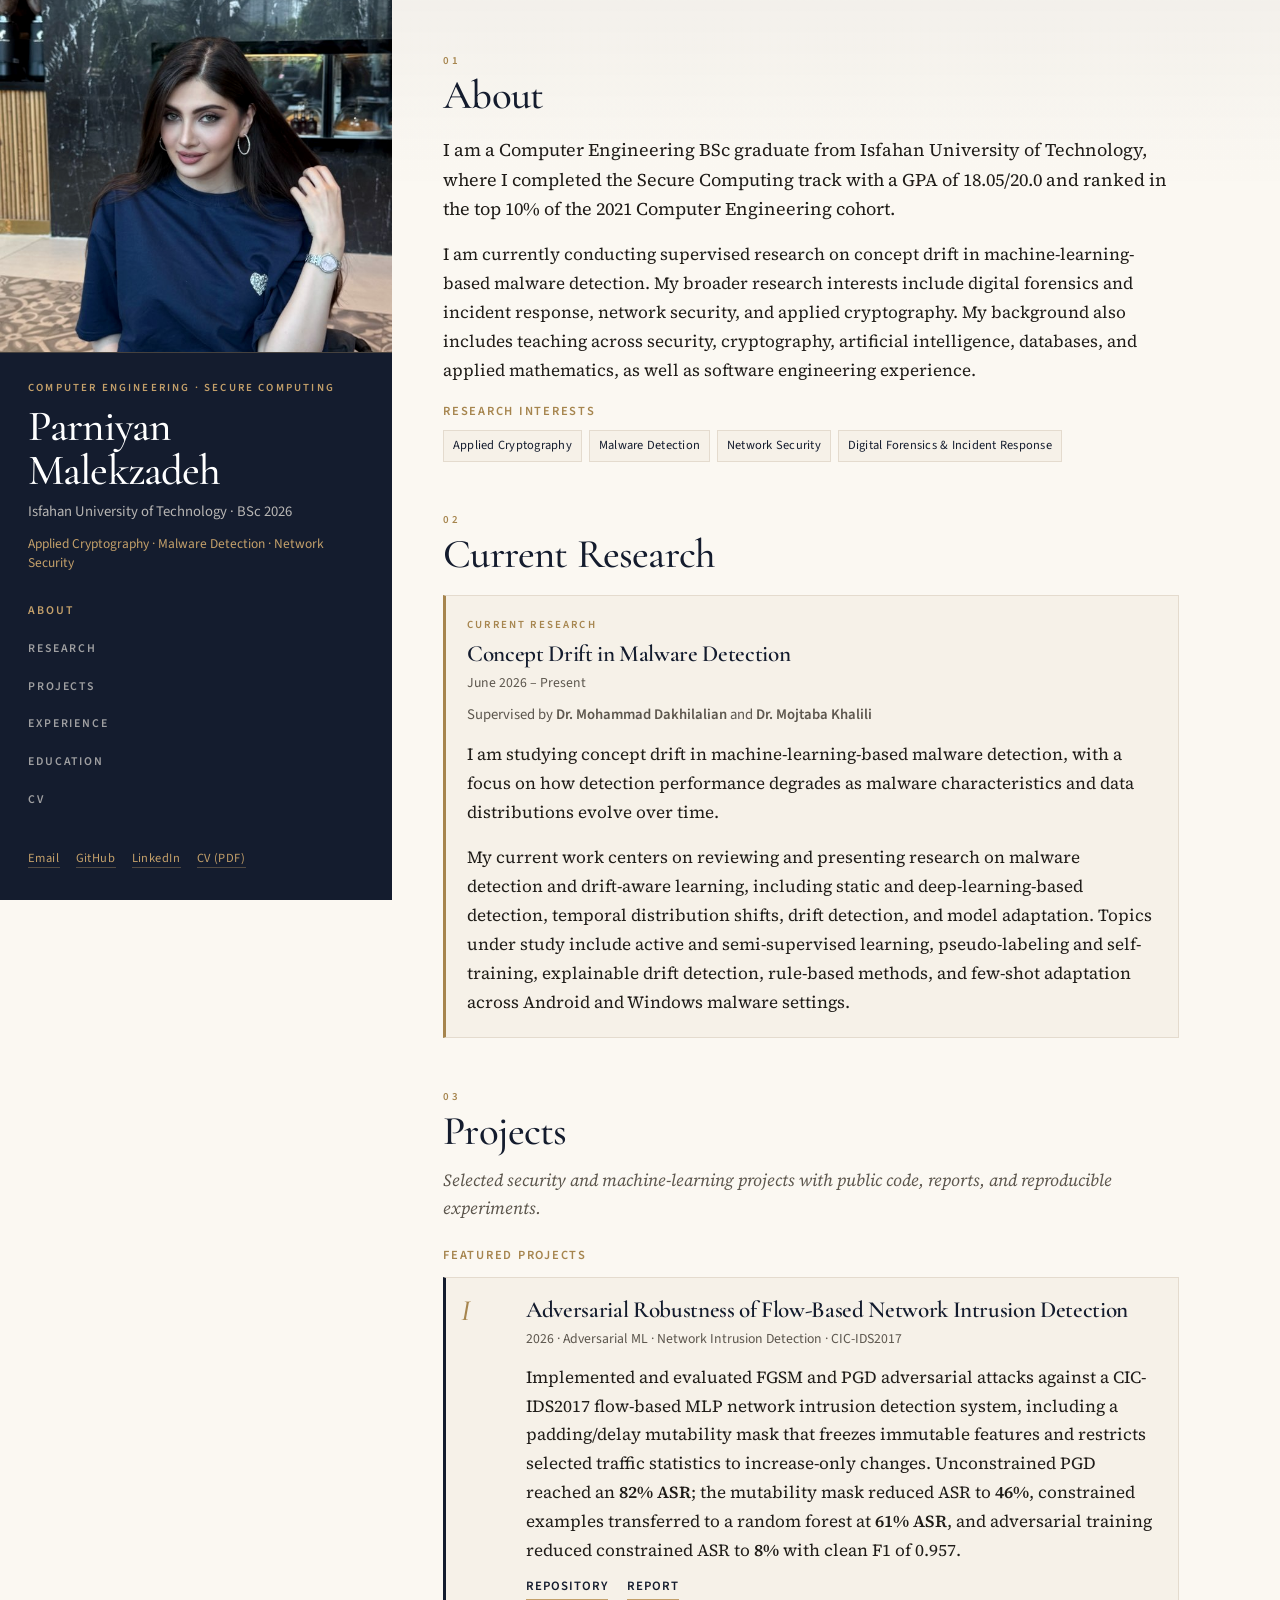
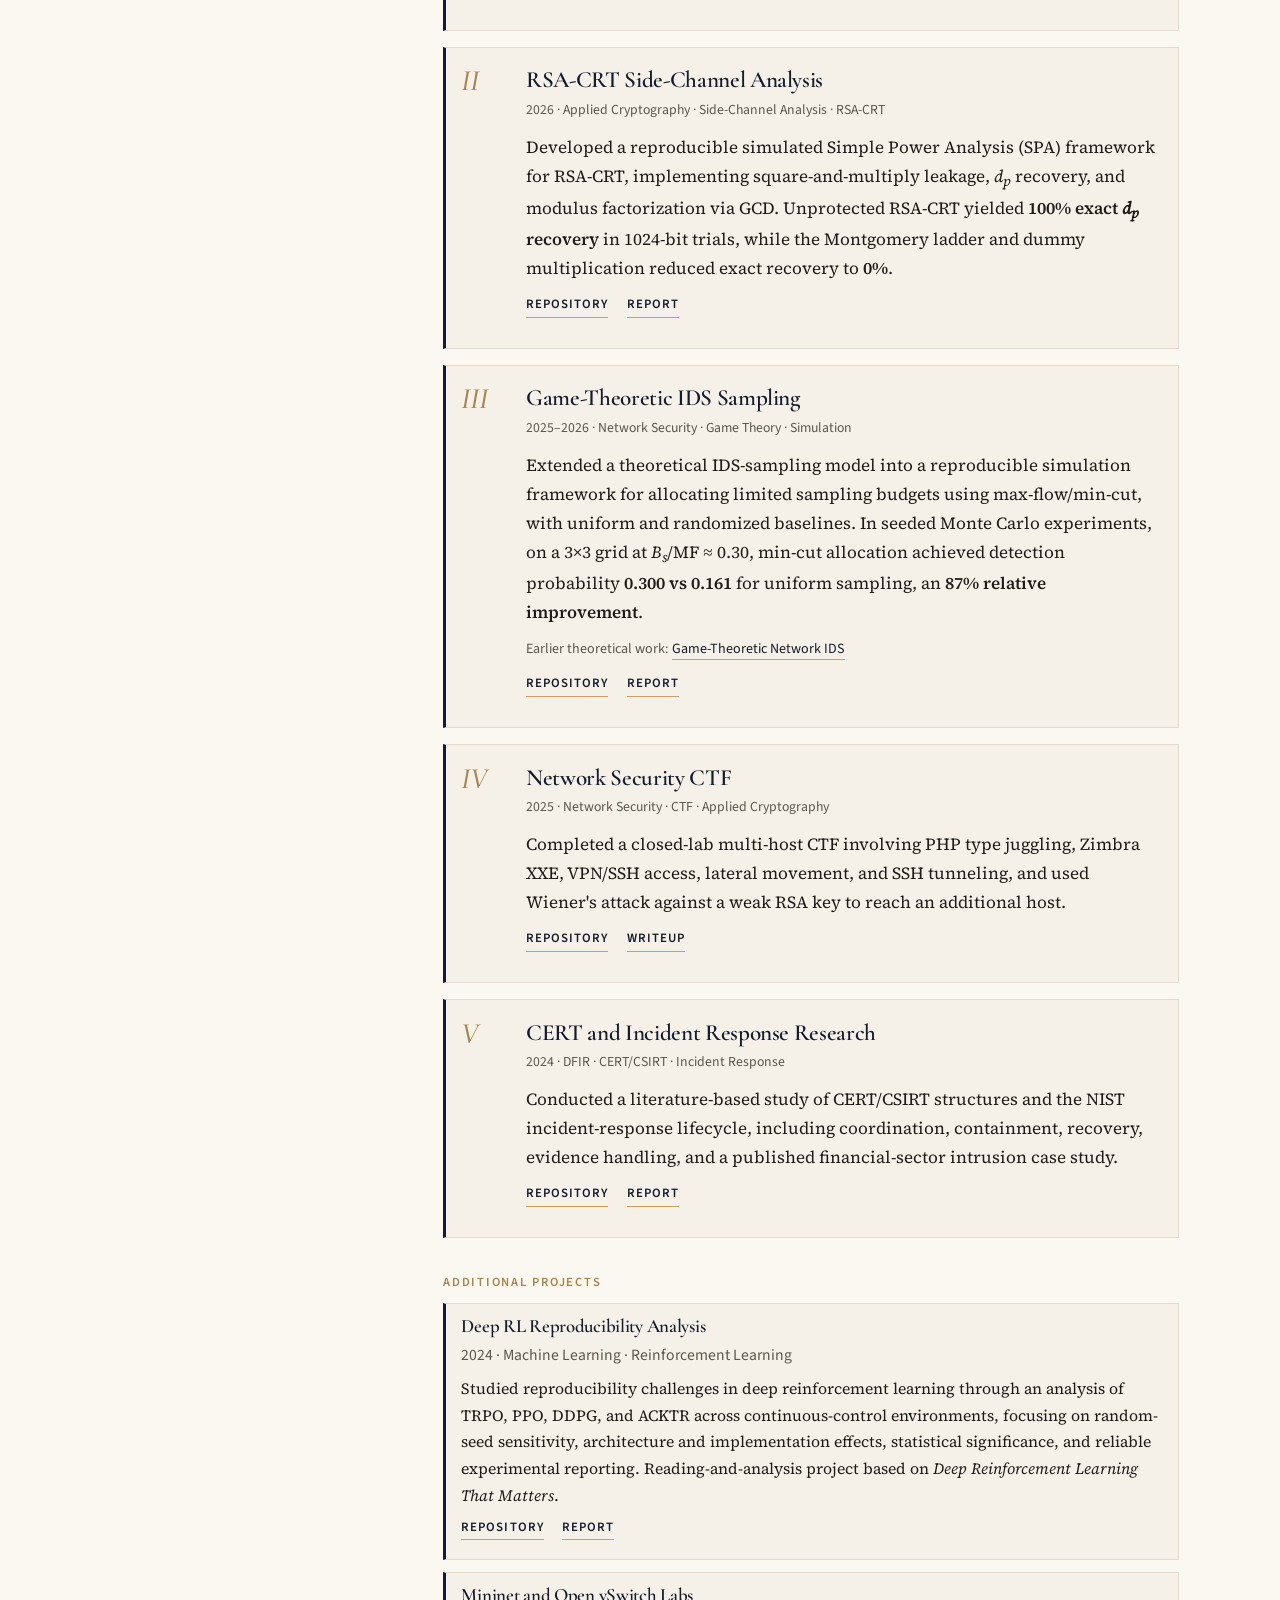
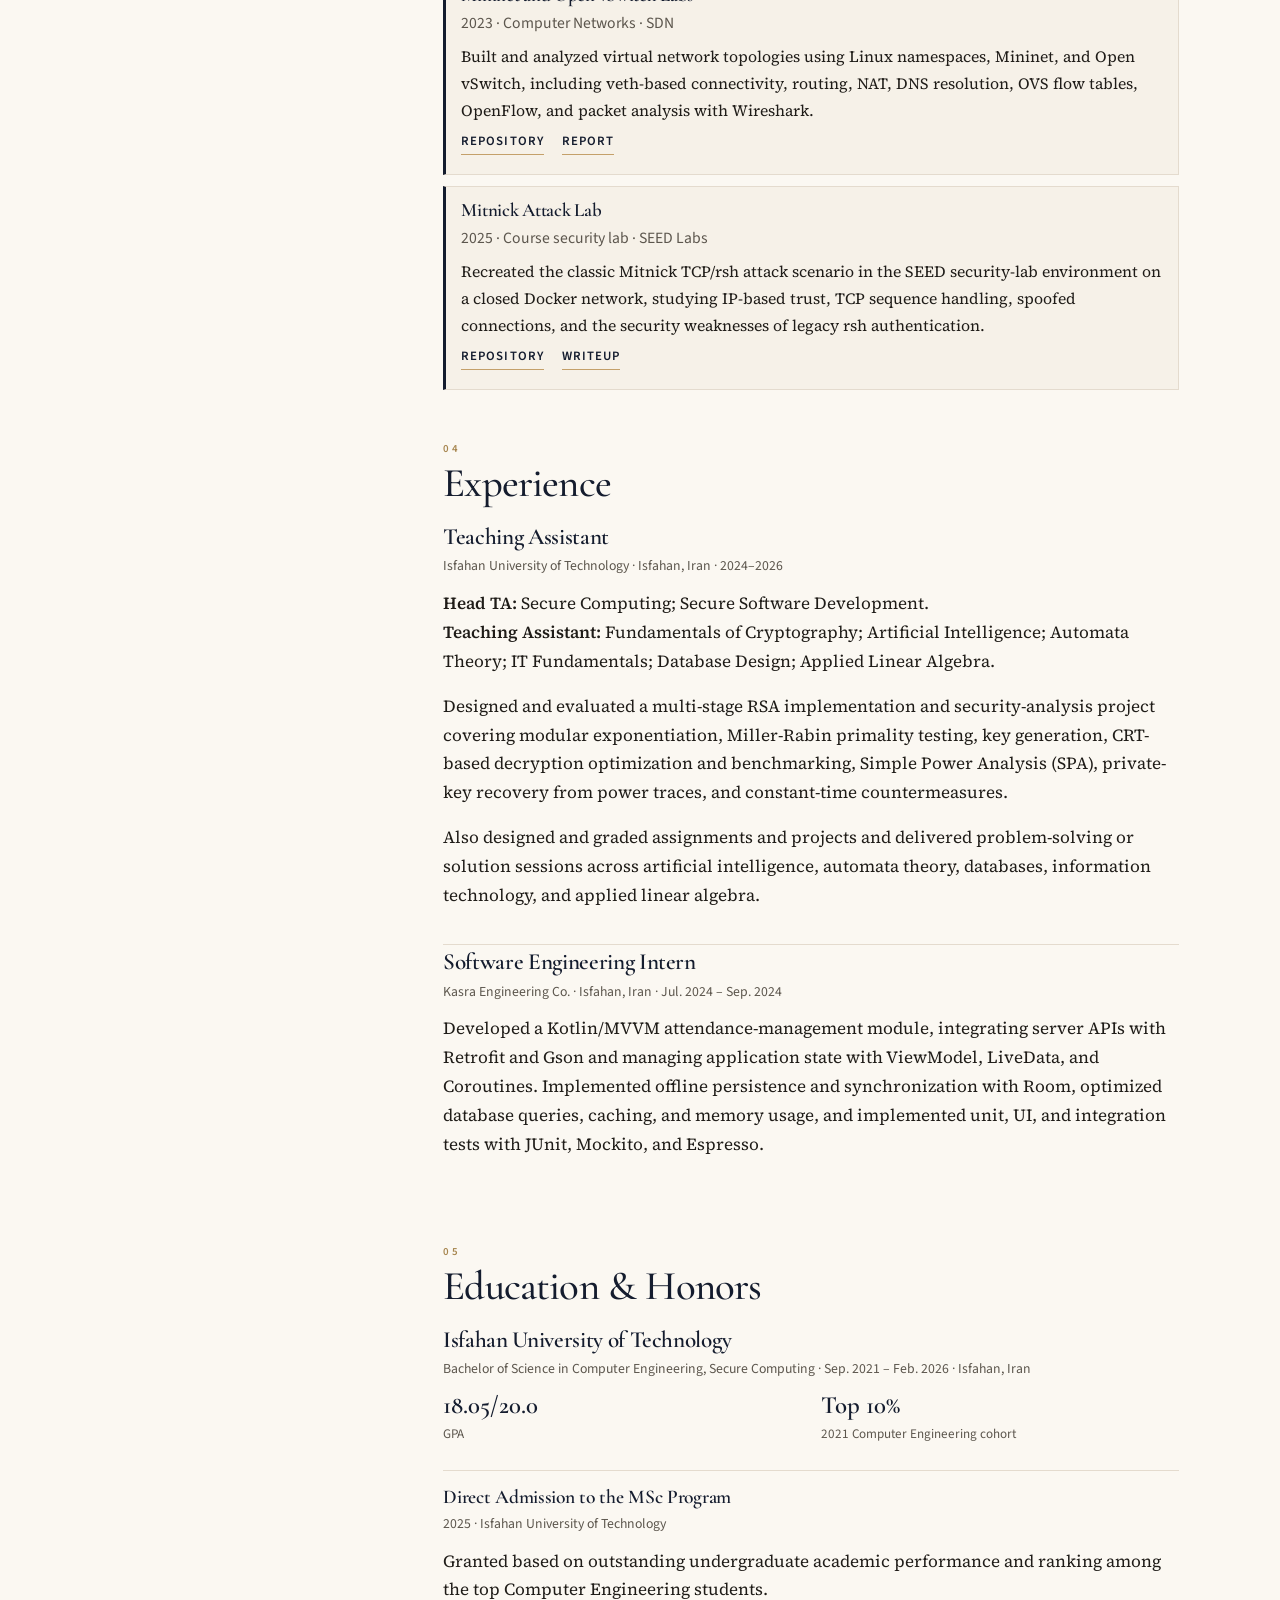
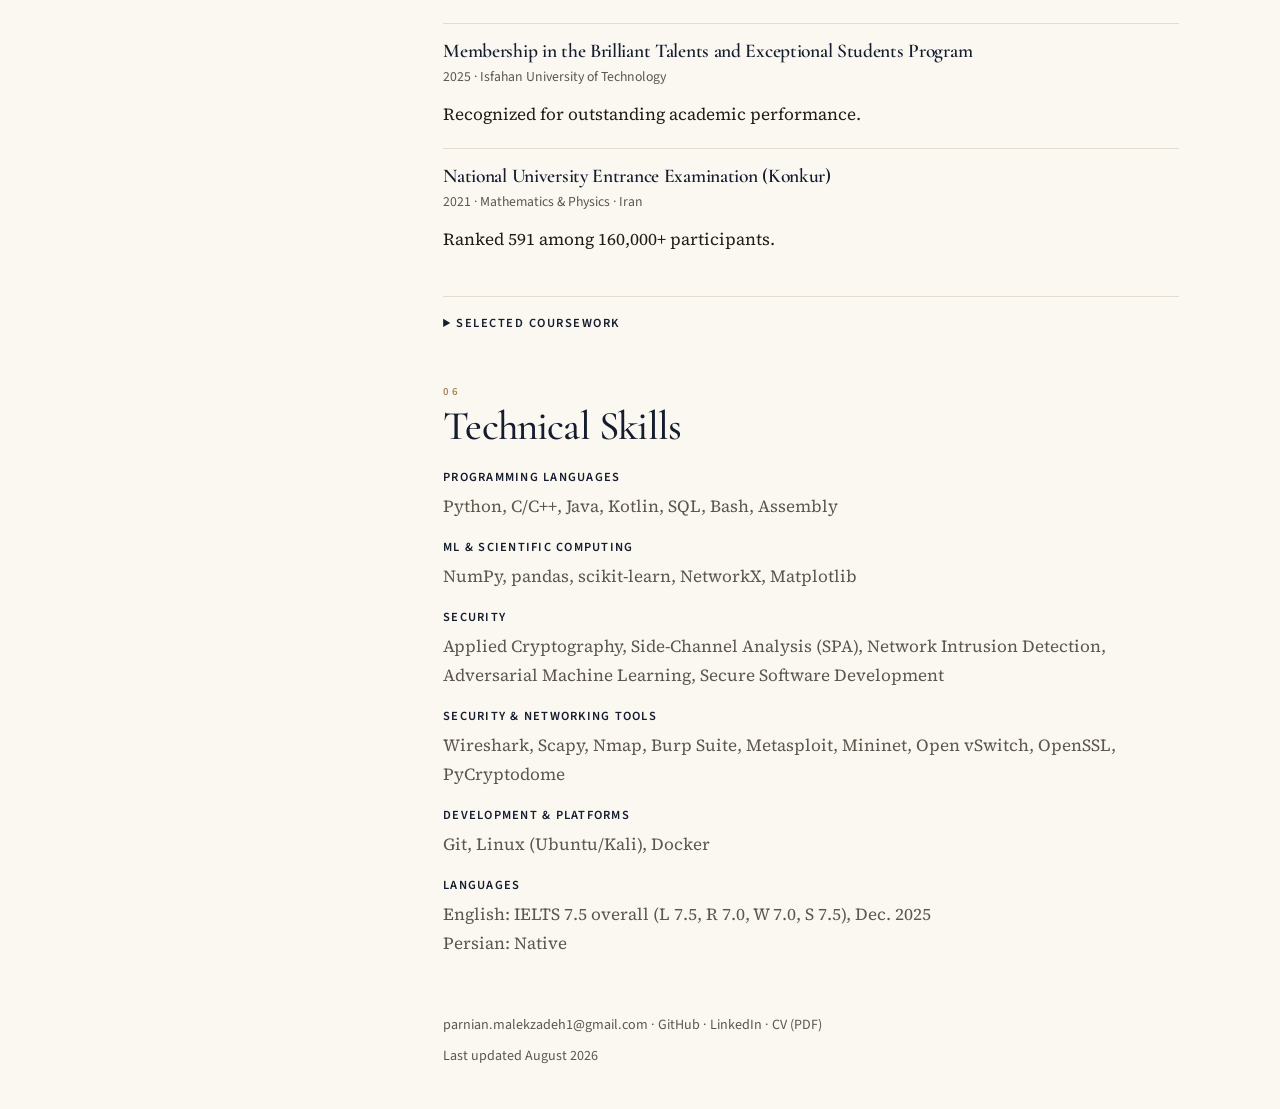
<file: index.html>
<!DOCTYPE html>
<html lang="en">
<head>
  <meta charset="utf-8">
  <meta name="viewport" content="width=device-width, initial-scale=1">
  <title>Parniyan Malekzadeh | Computer Security &amp; Machine Learning</title>
  <meta name="description" content="Computer Engineering BSc graduate researching concept drift in machine-learning-based malware detection, with interests in DFIR, network security, and applied cryptography.">
  <link rel="canonical" href="https://parmalvar.github.io/">
  <link rel="icon" href="favicon.svg" type="image/svg+xml">
  <link rel="preload" as="image" href="assets/portrait.jpg">
  <link rel="preload" href="assets/fonts/cormorant-garamond-500.woff2" as="font" type="font/woff2" crossorigin>
  <link rel="preload" href="assets/fonts/source-serif-4-400.woff2" as="font" type="font/woff2" crossorigin>
  <meta name="theme-color" content="#141c2e">
  <meta property="og:title" content="Parniyan Malekzadeh | Computer Security &amp; Machine Learning">
  <meta property="og:description" content="Computer Engineering BSc graduate researching concept drift in machine-learning-based malware detection, with interests in DFIR, network security, and applied cryptography.">
  <meta property="og:url" content="https://parmalvar.github.io/">
  <meta property="og:type" content="profile">
  <meta property="og:image" content="https://parmalvar.github.io/assets/portrait.jpg">
  <meta property="og:image:alt" content="Portrait of Parniyan Malekzadeh">
  <meta property="profile:first_name" content="Parniyan">
  <meta property="profile:last_name" content="Malekzadeh">
  <meta name="twitter:card" content="summary">
  <meta name="twitter:title" content="Parniyan Malekzadeh | Computer Security &amp; Machine Learning">
  <meta name="twitter:description" content="Researching concept drift in machine-learning-based malware detection, with interests in DFIR, network security, and applied cryptography.">
  <meta name="twitter:image" content="https://parmalvar.github.io/assets/portrait.jpg">
  <link rel="stylesheet" href="styles.css">
  <script type="application/ld+json">
  {
    "@context": "https://schema.org",
    "@type": "Person",
    "name": "Parniyan Malekzadeh",
    "url": "https://parmalvar.github.io/",
    "image": "https://parmalvar.github.io/assets/portrait.jpg",
    "email": "mailto:parnian.malekzadeh1@gmail.com",
    "alumniOf": {
      "@type": "CollegeOrUniversity",
      "name": "Isfahan University of Technology"
    },
    "knowsAbout": [
      "Applied Cryptography",
      "Malware Detection",
      "Network Security",
      "Digital Forensics and Incident Response",
      "Concept Drift"
    ],
    "sameAs": [
      "https://github.com/parmalvar",
      "https://www.linkedin.com/in/parniyanmalekzadeh"
    ]
  }
  </script>
</head>
<body>
  <a class="skip" href="#main">Skip to content</a>

  <div class="shell">
    <aside class="identity">
      <header class="mobile-bar">
        <a class="brand" href="#top">Parniyan Malekzadeh</a>
        <button class="nav-toggle" type="button" aria-expanded="false" aria-controls="site-nav">Menu</button>
      </header>

      <figure class="portrait" id="top">
        <img src="assets/portrait.jpg" width="640" height="640" alt="Portrait of Parniyan Malekzadeh">
      </figure>

      <div class="identity-body">
        <p class="kicker">Computer Engineering · Secure Computing</p>
        <h1>Parniyan Malekzadeh</h1>
        <p class="institution">Isfahan University of Technology · BSc 2026</p>
        <p class="focus">Applied Cryptography · Malware Detection · Network Security</p>

        <nav id="site-nav" aria-label="Primary">
          <ul>
            <li><a href="#about">About</a></li>
            <li><a href="#research">Research</a></li>
            <li><a href="#projects">Projects</a></li>
            <li><a href="#experience">Experience</a></li>
            <li><a href="#education">Education</a></li>
            <li><a href="files/Parniyan_Malekzadeh_CV.pdf">CV</a></li>
          </ul>
        </nav>

        <ul class="contact">
          <li><a href="mailto:parnian.malekzadeh1@gmail.com">Email</a></li>
          <li><a href="https://github.com/parmalvar">GitHub</a></li>
          <li><a href="https://www.linkedin.com/in/parniyanmalekzadeh">LinkedIn</a></li>
          <li><a href="files/Parniyan_Malekzadeh_CV.pdf">CV (PDF)</a></li>
        </ul>
      </div>
    </aside>

    <div class="manuscript">
      <main id="main">
        <section id="about">
          <p class="section-index">01</p>
          <h2>About</h2>
          <p class="lead">
            I am a Computer Engineering BSc graduate from Isfahan University of Technology, where I completed the Secure Computing track with a GPA of 18.05/20.0 and ranked in the top 10% of the 2021 Computer Engineering cohort.
          </p>
          <p>
            I am currently conducting supervised research on concept drift in machine-learning-based malware detection. My broader research interests include digital forensics and incident response, network security, and applied cryptography. My background also includes teaching across security, cryptography, artificial intelligence, databases, and applied mathematics, as well as software engineering experience.
          </p>
          <h3 class="subhead">Research Interests</h3>
          <ul class="tags">
            <li>Applied Cryptography</li>
            <li>Malware Detection</li>
            <li>Network Security</li>
            <li>Digital Forensics &amp; Incident Response</li>
          </ul>
        </section>

        <section id="research">
          <p class="section-index">02</p>
          <h2>Current Research</h2>
          <article class="research-card">
            <p class="research-label">Current research</p>
            <h3>Concept Drift in Malware Detection</h3>
            <p class="meta">June 2026 – Present</p>
            <p class="supervision">Supervised by <strong>Dr. Mohammad Dakhilalian</strong> and <strong>Dr. Mojtaba Khalili</strong></p>
            <p>
              I am studying concept drift in machine-learning-based malware detection, with a focus on how detection performance degrades as malware characteristics and data distributions evolve over time.
            </p>
            <p>
              My current work centers on reviewing and presenting research on malware detection and drift-aware learning, including static and deep-learning-based detection, temporal distribution shifts, drift detection, and model adaptation. Topics under study include active and semi-supervised learning, pseudo-labeling and self-training, explainable drift detection, rule-based methods, and few-shot adaptation across Android and Windows malware settings.
            </p>
          </article>
        </section>

        <section id="projects">
          <p class="section-index">03</p>
          <h2>Projects</h2>
          <p class="note">
            Selected security and machine-learning projects with public code, reports, and reproducible experiments.
          </p>

          <p class="subhead">Featured Projects</p>

          <article class="entry">
            <p class="folio" aria-hidden="true">I</p>
            <div>
              <h3>Adversarial Robustness of Flow-Based Network Intrusion Detection</h3>
              <p class="meta">2026 · Adversarial ML · Network Intrusion Detection · CIC-IDS2017</p>
              <p>
                Implemented and evaluated FGSM and PGD adversarial attacks against a CIC-IDS2017 flow-based MLP network intrusion detection system, including a padding/delay mutability mask that freezes immutable features and restricts selected traffic statistics to increase-only changes. Unconstrained PGD reached an <strong>82% ASR</strong>; the mutability mask reduced ASR to <strong>46%</strong>, constrained examples transferred to a random forest at <strong>61% ASR</strong>, and adversarial training reduced constrained ASR to <strong>8%</strong> with clean F1 of 0.957.
              </p>
              <p class="links">
                <a href="https://github.com/parmalvar/Adversarial-Flow-NIDS">Repository</a>
                <a href="https://github.com/parmalvar/Adversarial-Flow-NIDS/blob/main/report/report.pdf">Report</a>
              </p>
            </div>
          </article>

          <article class="entry">
            <p class="folio" aria-hidden="true">II</p>
            <div>
              <h3>RSA-CRT Side-Channel Analysis</h3>
              <p class="meta">2026 · Applied Cryptography · Side-Channel Analysis · RSA-CRT</p>
              <p>
                Developed a reproducible simulated Simple Power Analysis (SPA) framework for RSA-CRT, implementing square-and-multiply leakage, <em>d<sub>p</sub></em> recovery, and modulus factorization via GCD. Unprotected RSA-CRT yielded <strong>100% exact <em>d<sub>p</sub></em> recovery</strong> in 1024-bit trials, while the Montgomery ladder and dummy multiplication reduced exact recovery to <strong>0%</strong>.
              </p>
              <p class="links">
                <a href="https://github.com/parmalvar/RSA-CRT-SPA">Repository</a>
                <a href="https://github.com/parmalvar/RSA-CRT-SPA/blob/main/report/report.pdf">Report</a>
              </p>
            </div>
          </article>

          <article class="entry">
            <p class="folio" aria-hidden="true">III</p>
            <div>
              <h3>Game-Theoretic IDS Sampling</h3>
              <p class="meta">2025–2026 · Network Security · Game Theory · Simulation</p>
              <p>
                Extended a theoretical IDS-sampling model into a reproducible simulation framework for allocating limited sampling budgets using max-flow/min-cut, with uniform and randomized baselines. In seeded Monte Carlo experiments, on a 3×3 grid at <em>B<sub>s</sub></em>/MF ≈ 0.30, min-cut allocation achieved detection probability <strong>0.300 vs 0.161</strong> for uniform sampling, an <strong>87% relative improvement</strong>.
              </p>
              <p class="related">
                Earlier theoretical work:
                <a href="https://github.com/parmalvar/Game-Theoretic-Network-IDS">Game-Theoretic Network IDS</a>
              </p>
              <p class="links">
                <a href="https://github.com/parmalvar/IDS-Sampling-Game">Repository</a>
                <a href="https://github.com/parmalvar/IDS-Sampling-Game/blob/main/report/report.pdf">Report</a>
              </p>
            </div>
          </article>

          <article class="entry">
            <p class="folio" aria-hidden="true">IV</p>
            <div>
              <h3>Network Security CTF</h3>
              <p class="meta">2025 · Network Security · CTF · Applied Cryptography</p>
              <p>
                Completed a closed-lab multi-host CTF involving PHP type juggling, Zimbra XXE, VPN/SSH access, lateral movement, and SSH tunneling, and used Wiener's attack against a weak RSA key to reach an additional host.
              </p>
              <p class="links">
                <a href="https://github.com/parmalvar/NetSec-CTF-Writeup">Repository</a>
                <a href="https://github.com/parmalvar/NetSec-CTF-Writeup/blob/main/Writeup.pdf">Writeup</a>
              </p>
            </div>
          </article>

          <article class="entry">
            <p class="folio" aria-hidden="true">V</p>
            <div>
              <h3>CERT and Incident Response Research</h3>
              <p class="meta">2024 · DFIR · CERT/CSIRT · Incident Response</p>
              <p>
                Conducted a literature-based study of CERT/CSIRT structures and the NIST incident-response lifecycle, including coordination, containment, recovery, evidence handling, and a published financial-sector intrusion case study.
              </p>
              <p class="links">
                <a href="https://github.com/parmalvar/CERT-Incident-Response-Research">Repository</a>
                <a href="https://github.com/parmalvar/CERT-Incident-Response-Research/blob/main/Report.pdf">Report</a>
              </p>
            </div>
          </article>

          <p class="subhead additional-label">Additional Projects</p>

          <article class="entry compact">
            <div>
              <h3>Deep RL Reproducibility Analysis</h3>
              <p class="meta">2024 · Machine Learning · Reinforcement Learning</p>
              <p>
                Studied reproducibility challenges in deep reinforcement learning through an analysis of TRPO, PPO, DDPG, and ACKTR across continuous-control environments, focusing on random-seed sensitivity, architecture and implementation effects, statistical significance, and reliable experimental reporting. Reading-and-analysis project based on <cite>Deep Reinforcement Learning That Matters</cite>.
              </p>
              <p class="links">
                <a href="https://github.com/parmalvar/DeepRL-Reproducibility-Analysis">Repository</a>
                <a href="https://github.com/parmalvar/DeepRL-Reproducibility-Analysis/blob/main/Report.pdf">Report</a>
              </p>
            </div>
          </article>

          <article class="entry compact">
            <div>
              <h3>Mininet and Open vSwitch Labs</h3>
              <p class="meta">2023 · Computer Networks · SDN</p>
              <p>
                Built and analyzed virtual network topologies using Linux namespaces, Mininet, and Open vSwitch, including veth-based connectivity, routing, NAT, DNS resolution, OVS flow tables, OpenFlow, and packet analysis with Wireshark.
              </p>
              <p class="links">
                <a href="https://github.com/parmalvar/Mininet-OVS-Projects">Repository</a>
                <a href="https://github.com/parmalvar/Mininet-OVS-Projects/blob/main/Phase2-Report.pdf">Report</a>
              </p>
            </div>
          </article>

          <article class="entry compact">
            <div>
              <h3>Mitnick Attack Lab</h3>
              <p class="meta">2025 · Course security lab · SEED Labs</p>
              <p>
                Recreated the classic Mitnick TCP/rsh attack scenario in the SEED security-lab environment on a closed Docker network, studying IP-based trust, TCP sequence handling, spoofed connections, and the security weaknesses of legacy rsh authentication.
              </p>
              <p class="links">
                <a href="https://github.com/parmalvar/Mitnick-Attack-Lab">Repository</a>
                <a href="https://github.com/parmalvar/Mitnick-Attack-Lab/blob/main/Writeup.pdf">Writeup</a>
              </p>
            </div>
          </article>
        </section>

        <section id="experience">
          <p class="section-index">04</p>
          <h2>Experience</h2>

          <article class="role">
            <h3>Teaching Assistant</h3>
            <p class="meta">Isfahan University of Technology · Isfahan, Iran · 2024–2026</p>
            <p>
              <strong>Head TA:</strong> Secure Computing; Secure Software Development.<br>
              <strong>Teaching Assistant:</strong> Fundamentals of Cryptography; Artificial Intelligence; Automata Theory; IT Fundamentals; Database Design; Applied Linear Algebra.
            </p>
            <p>
              Designed and evaluated a multi-stage RSA implementation and security-analysis project covering modular exponentiation, Miller-Rabin primality testing, key generation, CRT-based decryption optimization and benchmarking, Simple Power Analysis (SPA), private-key recovery from power traces, and constant-time countermeasures.
            </p>
            <p>
              Also designed and graded assignments and projects and delivered problem-solving or solution sessions across artificial intelligence, automata theory, databases, information technology, and applied linear algebra.
            </p>
          </article>

          <article class="role">
            <h3>Software Engineering Intern</h3>
            <p class="meta">Kasra Engineering Co. · Isfahan, Iran · Jul. 2024 – Sep. 2024</p>
            <p>
              Developed a Kotlin/MVVM attendance-management module, integrating server APIs with Retrofit and Gson and managing application state with ViewModel, LiveData, and Coroutines. Implemented offline persistence and synchronization with Room, optimized database queries, caching, and memory usage, and implemented unit, UI, and integration tests with JUnit, Mockito, and Espresso.
            </p>
          </article>
        </section>

        <section id="education">
          <p class="section-index">05</p>
          <h2>Education &amp; Honors</h2>

          <article class="role">
            <h3>Isfahan University of Technology</h3>
            <p class="meta">Bachelor of Science in Computer Engineering, Secure Computing · Sep. 2021 – Feb. 2026 · Isfahan, Iran</p>
            <ul class="stats">
              <li>
                <span class="stat-value">18.05/20.0</span>
                <span class="stat-label">GPA</span>
              </li>
              <li>
                <span class="stat-value">Top 10%</span>
                <span class="stat-label">2021 Computer Engineering cohort</span>
              </li>
            </ul>
          </article>

          <ul class="honors">
            <li>
              <h3>Direct Admission to the MSc Program</h3>
              <p class="meta">2025 · Isfahan University of Technology</p>
              <p>Granted based on outstanding undergraduate academic performance and ranking among the top Computer Engineering students.</p>
            </li>
            <li>
              <h3>Membership in the Brilliant Talents and Exceptional Students Program</h3>
              <p class="meta">2025 · Isfahan University of Technology</p>
              <p>Recognized for outstanding academic performance.</p>
            </li>
            <li>
              <h3>National University Entrance Examination (Konkur)</h3>
              <p class="meta">2021 · Mathematics &amp; Physics · Iran</p>
              <p>Ranked 591 among 160,000+ participants.</p>
            </li>
          </ul>

          <details class="coursework-details">
            <summary>Selected Coursework</summary>
            <div class="course-group">
              <h3>Security</h3>
              <ul>
                <li>Secure Software Development (20.00)</li>
                <li>Fundamentals of Cryptography (20.00)</li>
                <li>Network Security Lab (20.00)</li>
                <li>Fundamentals of Secure Computing (18.20)</li>
              </ul>
            </div>
            <div class="course-group">
              <h3>Systems &amp; Software</h3>
              <ul>
                <li>Computer Architecture &amp; Organization (19.00)</li>
                <li>Computer Networks (18.60)</li>
                <li>Databases I (19.06)</li>
                <li>Software Testing (18.43)</li>
                <li>Operating Systems I (17.90)</li>
                <li>Software Engineering I (18.00)</li>
                <li>Fundamentals of Information Technology (18.30)</li>
              </ul>
            </div>
            <div class="course-group">
              <h3>AI &amp; Mathematical Foundations</h3>
              <ul>
                <li>Game Theory (18.30)</li>
                <li>Artificial Intelligence (18.14)</li>
                <li>Applied Linear Algebra (18.10)</li>
                <li>Theory of Formal Languages (18.19)</li>
              </ul>
            </div>
          </details>
        </section>

        <section id="skills">
          <p class="section-index">06</p>
          <h2>Technical Skills</h2>
          <dl class="skill-list">
            <dt>Programming Languages</dt>
            <dd>Python, C/C++, Java, Kotlin, SQL, Bash, Assembly</dd>
            <dt>ML &amp; Scientific Computing</dt>
            <dd>NumPy, pandas, scikit-learn, NetworkX, Matplotlib</dd>
            <dt>Security</dt>
            <dd>Applied Cryptography, Side-Channel Analysis (SPA), Network Intrusion Detection, Adversarial Machine Learning, Secure Software Development</dd>
            <dt>Security &amp; Networking Tools</dt>
            <dd>Wireshark, Scapy, Nmap, Burp Suite, Metasploit, Mininet, Open vSwitch, OpenSSL, PyCryptodome</dd>
            <dt>Development &amp; Platforms</dt>
            <dd>Git, Linux (Ubuntu/Kali), Docker</dd>
            <dt>Languages</dt>
            <dd>English: IELTS 7.5 overall (L 7.5, R 7.0, W 7.0, S 7.5), Dec. 2025<br>Persian: Native</dd>
          </dl>
        </section>
      </main>

      <footer class="site-footer">
        <p>
          <a href="mailto:parnian.malekzadeh1@gmail.com">parnian.malekzadeh1@gmail.com</a>
          <span aria-hidden="true"> · </span>
          <a href="https://github.com/parmalvar">GitHub</a>
          <span aria-hidden="true"> · </span>
          <a href="https://www.linkedin.com/in/parniyanmalekzadeh">LinkedIn</a>
          <span aria-hidden="true"> · </span>
          <a href="files/Parniyan_Malekzadeh_CV.pdf">CV (PDF)</a>
        </p>
        <p class="updated">Last updated August 2026</p>
      </footer>
    </div>
  </div>
  <script src="script.js" defer></script>
</body>
</html>
</file>
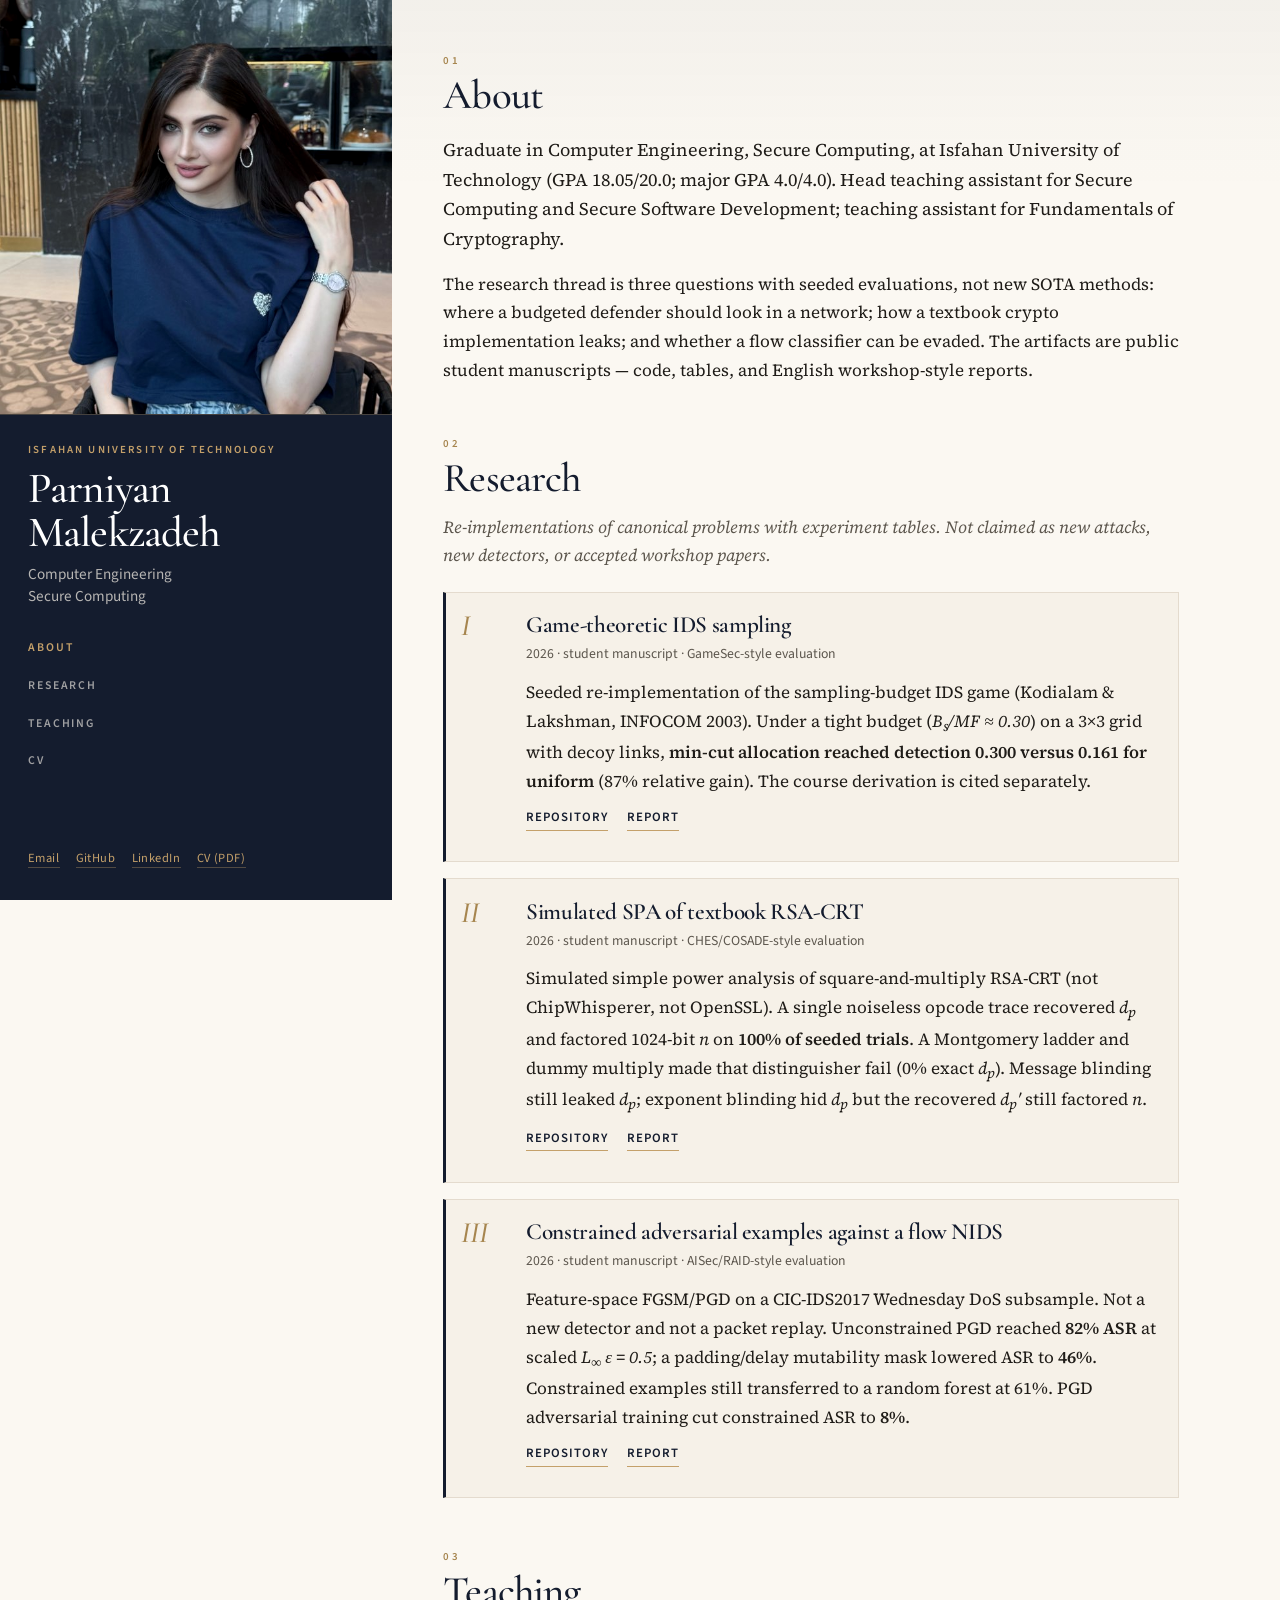
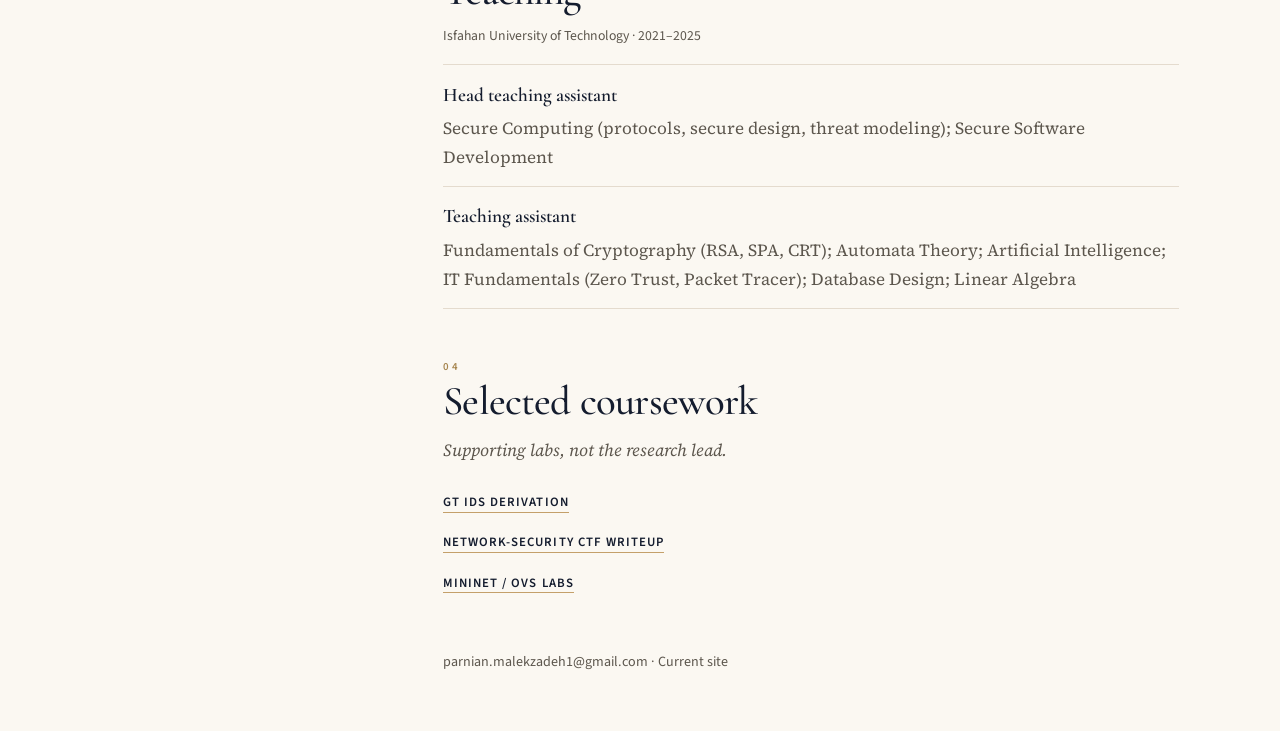
<file: folio/index.html>
<!DOCTYPE html>
<html lang="en">
<head>
  <meta charset="utf-8">
  <meta name="viewport" content="width=device-width, initial-scale=1">
  <title>Parniyan Malekzadeh</title>
  <meta name="description" content="B.Sc. Computer Engineering (Secure Computing), Isfahan University of Technology. Research on budgeted IDS sampling, simulated SPA of RSA-CRT, and constrained adversarial examples against flow NIDS.">
  <meta name="robots" content="noindex">
  <link rel="canonical" href="https://parmalvar.github.io/folio/">
  <link rel="icon" href="favicon.svg" type="image/svg+xml">
  <link rel="preload" as="image" href="assets/portrait.jpg">
  <link rel="preload" href="assets/fonts/cormorant-garamond-500.woff2" as="font" type="font/woff2" crossorigin>
  <link rel="preload" href="assets/fonts/source-serif-4-400.woff2" as="font" type="font/woff2" crossorigin>
  <meta name="theme-color" content="#141c2e">
  <meta property="og:title" content="Parniyan Malekzadeh">
  <meta property="og:description" content="Network security and applied cryptography. Seeded evaluations, not new SOTA methods.">
  <meta property="og:url" content="https://parmalvar.github.io/folio/">
  <meta property="og:type" content="profile">
  <meta property="og:image" content="https://parmalvar.github.io/folio/assets/portrait.jpg">
  <link rel="stylesheet" href="styles.css">
  <script type="application/ld+json">
  {
    "@context": "https://schema.org",
    "@type": "Person",
    "name": "Parniyan Malekzadeh",
    "alternateName": "Parniyan Malekzadeh Varnousfaderani",
    "url": "https://parmalvar.github.io/",
    "image": "https://parmalvar.github.io/assets/portrait.jpg",
    "email": "mailto:parnian.malekzadeh1@gmail.com",
    "affiliation": {
      "@type": "CollegeOrUniversity",
      "name": "Isfahan University of Technology"
    },
    "sameAs": [
      "https://github.com/parmalvar",
      "https://www.linkedin.com/in/parniyanmalekzadeh"
    ]
  }
  </script>
</head>
<body>
  <a class="skip" href="#main">Skip to content</a>

  <div class="shell">
    <aside class="identity">
      <header class="mobile-bar">
        <a class="brand" href="#top">Parniyan Malekzadeh</a>
        <button class="nav-toggle" type="button" aria-expanded="false" aria-controls="site-nav">Menu</button>
      </header>

      <figure class="portrait" id="top">
        <img src="assets/portrait.jpg" width="640" height="640" alt="Portrait of Parniyan Malekzadeh">
      </figure>

      <div class="identity-body">
        <p class="kicker">Isfahan University of Technology</p>
        <h1>Parniyan Malekzadeh</h1>
        <p class="subtitle">Computer Engineering<br>Secure Computing</p>

        <nav id="site-nav" aria-label="Primary">
          <ul>
            <li><a href="#about">About</a></li>
            <li><a href="#research">Research</a></li>
            <li><a href="#teaching">Teaching</a></li>
            <li><a href="../files/Parniyan_Malekzadeh_CV.pdf">CV</a></li>
          </ul>
        </nav>

        <ul class="contact">
          <li><a href="mailto:parnian.malekzadeh1@gmail.com">Email</a></li>
          <li><a href="https://github.com/parmalvar">GitHub</a></li>
          <li><a href="https://www.linkedin.com/in/parniyanmalekzadeh">LinkedIn</a></li>
          <li><a href="../files/Parniyan_Malekzadeh_CV.pdf">CV (PDF)</a></li>
        </ul>
      </div>
    </aside>

    <div class="manuscript">
      <main id="main">
        <section id="about">
          <p class="section-index">01</p>
          <h2>About</h2>
          <p class="lead">
            Graduate in Computer Engineering, Secure Computing, at Isfahan University of Technology
            (GPA 18.05/20.0; major GPA 4.0/4.0). Head teaching assistant for Secure Computing and
            Secure Software Development; teaching assistant for Fundamentals of Cryptography.
          </p>
          <p>
            The research thread is three questions with seeded evaluations, not new SOTA methods:
            where a budgeted defender should look in a network; how a textbook crypto implementation
            leaks; and whether a flow classifier can be evaded. The artifacts are public student
            manuscripts — code, tables, and English workshop-style reports.
          </p>
        </section>

        <section id="research">
          <p class="section-index">02</p>
          <h2>Research</h2>
          <p class="note">
            Re-implementations of canonical problems with experiment tables. Not claimed as new
            attacks, new detectors, or accepted workshop papers.
          </p>

          <article class="entry">
            <p class="folio" aria-hidden="true">I</p>
            <div>
              <h3>Game-theoretic IDS sampling</h3>
              <p class="meta">2026 · student manuscript · GameSec-style evaluation</p>
              <p>
                Seeded re-implementation of the sampling-budget IDS game (Kodialam &amp; Lakshman, INFOCOM 2003).
                Under a tight budget (<em>B<sub>s</sub>/MF ≈ 0.30</em>) on a 3×3 grid with decoy links,
                <strong>min-cut allocation reached detection 0.300 versus 0.161 for uniform</strong>
                (87% relative gain). The course derivation is cited separately.
              </p>
              <p class="links">
                <a href="https://github.com/parmalvar/IDS-Sampling-Game">Repository</a>
                <a href="https://github.com/parmalvar/IDS-Sampling-Game/blob/main/report/report.pdf">Report</a>
              </p>
            </div>
          </article>

          <article class="entry">
            <p class="folio" aria-hidden="true">II</p>
            <div>
              <h3>Simulated SPA of textbook RSA-CRT</h3>
              <p class="meta">2026 · student manuscript · CHES/COSADE-style evaluation</p>
              <p>
                Simulated simple power analysis of square-and-multiply RSA-CRT (not ChipWhisperer, not OpenSSL).
                A single noiseless opcode trace recovered <em>d<sub>p</sub></em> and factored 1024-bit <em>n</em> on
                <strong>100% of seeded trials</strong>. A Montgomery ladder and dummy multiply made that
                distinguisher fail (0% exact <em>d<sub>p</sub></em>). Message blinding still leaked <em>d<sub>p</sub></em>;
                exponent blinding hid <em>d<sub>p</sub></em> but the recovered <em>d<sub>p</sub>′</em> still factored <em>n</em>.
              </p>
              <p class="links">
                <a href="https://github.com/parmalvar/RSA-CRT-SPA">Repository</a>
                <a href="https://github.com/parmalvar/RSA-CRT-SPA/blob/main/report/report.pdf">Report</a>
              </p>
            </div>
          </article>

          <article class="entry">
            <p class="folio" aria-hidden="true">III</p>
            <div>
              <h3>Constrained adversarial examples against a flow NIDS</h3>
              <p class="meta">2026 · student manuscript · AISec/RAID-style evaluation</p>
              <p>
                Feature-space FGSM/PGD on a CIC-IDS2017 Wednesday DoS subsample. Not a new detector and
                not a packet replay. Unconstrained PGD reached <strong>82% ASR</strong> at scaled
                <em>L<sub>∞</sub> ε = 0.5</em>; a padding/delay mutability mask lowered ASR to
                <strong>46%</strong>. Constrained examples still transferred to a random forest at 61%.
                PGD adversarial training cut constrained ASR to <strong>8%</strong>.
              </p>
              <p class="links">
                <a href="https://github.com/parmalvar/Adversarial-Flow-NIDS">Repository</a>
                <a href="https://github.com/parmalvar/Adversarial-Flow-NIDS/blob/main/report/report.pdf">Report</a>
              </p>
            </div>
          </article>
        </section>

        <section id="teaching">
          <p class="section-index">03</p>
          <h2>Teaching</h2>
          <p class="meta teaching-place">Isfahan University of Technology · 2021–2025</p>
          <ul class="roles">
            <li>
              <span class="role-name">Head teaching assistant</span>
              <span class="role-detail">Secure Computing (protocols, secure design, threat modeling); Secure Software Development</span>
            </li>
            <li>
              <span class="role-name">Teaching assistant</span>
              <span class="role-detail">Fundamentals of Cryptography (RSA, SPA, CRT); Automata Theory; Artificial Intelligence; IT Fundamentals (Zero Trust, Packet Tracer); Database Design; Linear Algebra</span>
            </li>
          </ul>
        </section>

        <section id="coursework">
          <p class="section-index">04</p>
          <h2>Selected coursework</h2>
          <p class="note">Supporting labs, not the research lead.</p>
          <ul class="course-links">
            <li><a href="https://github.com/parmalvar/Game-Theoretic-Network-IDS">GT IDS derivation</a></li>
            <li><a href="https://github.com/parmalvar/NetSec-CTF-Writeup">Network-security CTF writeup</a></li>
            <li><a href="https://github.com/parmalvar/Mininet-OVS-Projects">Mininet / OVS labs</a></li>
          </ul>
        </section>
      </main>

      <footer class="site-footer">
        <p>
          <a href="mailto:parnian.malekzadeh1@gmail.com">parnian.malekzadeh1@gmail.com</a>
          <span aria-hidden="true"> · </span>
          <a href="../">Current site</a>
        </p>
      </footer>
    </div>
  </div>
  <script src="script.js"></script>
</body>
</html>
</file>
<file: styles.css>
/* Faculty folio: navy identity rail, ivory manuscript. */

@font-face {
  font-family: "Cormorant Garamond";
  src: url("assets/fonts/cormorant-garamond-500.woff2") format("woff2");
  font-weight: 500;
  font-style: normal;
  font-display: swap;
}

@font-face {
  font-family: "Cormorant Garamond";
  src: url("assets/fonts/cormorant-garamond-600.woff2") format("woff2");
  font-weight: 600;
  font-style: normal;
  font-display: swap;
}

@font-face {
  font-family: "Cormorant Garamond";
  src: url("assets/fonts/cormorant-garamond-500-italic.woff2") format("woff2");
  font-weight: 500;
  font-style: italic;
  font-display: swap;
}

@font-face {
  font-family: "Source Serif 4";
  src: url("assets/fonts/source-serif-4-400.woff2") format("woff2");
  font-weight: 400;
  font-style: normal;
  font-display: swap;
}

@font-face {
  font-family: "Source Serif 4";
  src: url("assets/fonts/source-serif-4-400-italic.woff2") format("woff2");
  font-weight: 400;
  font-style: italic;
  font-display: swap;
}

@font-face {
  font-family: "Source Serif 4";
  src: url("assets/fonts/source-serif-4-600.woff2") format("woff2");
  font-weight: 600;
  font-style: normal;
  font-display: swap;
}

@font-face {
  font-family: "Source Sans 3";
  src: url("assets/fonts/source-sans-3-400.woff2") format("woff2");
  font-weight: 400;
  font-style: normal;
  font-display: swap;
}

@font-face {
  font-family: "Source Sans 3";
  src: url("assets/fonts/source-sans-3-600.woff2") format("woff2");
  font-weight: 600;
  font-style: normal;
  font-display: swap;
}

:root {
  --navy: #141c2e;
  --navy-mid: #1c2740;
  --brass: #c4a06a;
  --brass-dim: #a6854e;
  --ivory: #f6f1e8;
  --paper: #fbf8f2;
  --ink: #1f1c18;
  --muted: #5c564d;
  --rule: #e4dbce;
  --display: "Cormorant Garamond", "Iowan Old Style", Palatino, Georgia, serif;
  --serif: "Source Serif 4", "Iowan Old Style", Georgia, serif;
  --sans: "Source Sans 3", "Segoe UI", sans-serif;
}

*,
*::before,
*::after {
  box-sizing: border-box;
}

html {
  scroll-behavior: smooth;
}

@media (prefers-reduced-motion: reduce) {
  html {
    scroll-behavior: auto;
  }

  * {
    animation: none !important;
    transition: none !important;
  }
}

body {
  margin: 0;
  color: var(--ink);
  background: var(--navy);
  font-family: var(--serif);
  font-size: 1.0625rem;
  line-height: 1.7;
}

h1,
h2,
h3,
.folio,
.brand {
  font-family: var(--display);
  font-weight: 500;
}

h2 {
  font-size: clamp(2rem, 4vw, 2.55rem);
  letter-spacing: -0.02em;
  line-height: 1.1;
  color: var(--navy);
  margin: 0 0 1.1rem;
}

h3 {
  font-size: 1.45rem;
  font-weight: 600;
  letter-spacing: -0.015em;
  line-height: 1.25;
  color: var(--navy);
  margin: 0 0 0.2rem;
}

p {
  margin: 0 0 1rem;
}

a {
  color: var(--navy);
  text-underline-offset: 0.18em;
}

a:hover {
  color: var(--brass-dim);
}

a:focus-visible,
.nav-toggle:focus-visible {
  outline: 2px solid var(--brass);
  outline-offset: 3px;
}

.skip {
  position: absolute;
  left: 0.6rem;
  top: -3rem;
  background: var(--brass);
  color: var(--navy);
  padding: 0.4rem 0.7rem;
  z-index: 30;
  font-family: var(--sans);
}

.skip:focus {
  top: 0.6rem;
}

.shell {
  display: grid;
  grid-template-columns: minmax(20rem, 24.5rem) minmax(0, 1fr);
  min-height: 100vh;
  max-width: 92rem;
  margin: 0 auto;
  background: var(--paper);
}

.identity {
  background: var(--navy);
  color: var(--ivory);
  display: flex;
  flex-direction: column;
  position: sticky;
  top: 0;
  height: 100vh;
  overflow: auto;
  -webkit-font-smoothing: antialiased;
}

.mobile-bar {
  display: none;
}

.portrait {
  margin: 0;
  height: min(22rem, 40vh);
  min-height: 13rem;
  overflow: hidden;
  background: var(--navy-mid);
}

.portrait img {
  width: 100%;
  height: 100%;
  object-fit: cover;
  object-position: center 10%;
  display: block;
  filter: saturate(0.88) contrast(1.06);
}

.identity-body {
  padding: 1.6rem 1.75rem 1.8rem;
  display: flex;
  flex-direction: column;
  flex: 1;
  border-top: 1px solid rgba(196, 160, 106, 0.28);
}

.kicker {
  margin: 0;
  font-family: var(--sans);
  font-size: 0.68rem;
  font-weight: 600;
  letter-spacing: 0.2em;
  text-transform: uppercase;
  color: var(--brass);
}

.identity h1 {
  font-size: clamp(2.15rem, 4vw, 2.7rem);
  line-height: 1.02;
  letter-spacing: -0.02em;
  color: #fff;
  margin: 0.45rem 0 0.55rem;
}

.institution {
  margin: 0 0 0.7rem;
  font-family: var(--sans);
  font-size: 0.92rem;
  font-weight: 400;
  line-height: 1.45;
  color: rgba(246, 241, 232, 0.72);
}

.focus {
  margin: 0 0 1.35rem;
  font-family: var(--sans);
  font-size: 0.84rem;
  font-weight: 400;
  line-height: 1.45;
  color: var(--brass-soft, var(--brass));
}

#site-nav ul,
.contact,
.tags,
.honors,
.stats,
.course-group ul {
  list-style: none;
  margin: 0;
  padding: 0;
}

#site-nav ul {
  display: flex;
  flex-direction: column;
  gap: 0.55rem;
}

#site-nav a {
  font-family: var(--sans);
  font-size: 0.74rem;
  font-weight: 600;
  letter-spacing: 0.16em;
  text-transform: uppercase;
  text-decoration: none;
  color: rgba(246, 241, 232, 0.62);
}

#site-nav a:hover,
#site-nav a[aria-current="location"] {
  color: var(--brass);
}

.contact {
  margin-top: auto;
  padding-top: 1.6rem;
  display: flex;
  flex-wrap: wrap;
  gap: 0.35rem 1rem;
}

.contact a {
  font-family: var(--sans);
  font-size: 0.78rem;
  letter-spacing: 0.04em;
  color: var(--brass);
  text-decoration: none;
  border-bottom: 1px solid rgba(196, 160, 106, 0.35);
}

.contact a:hover {
  border-bottom-color: var(--brass);
  color: #e8d5b0;
}

.manuscript {
  background:
    linear-gradient(180deg, rgba(20, 28, 46, 0.035), transparent 12rem),
    var(--paper);
  padding: 3.25rem clamp(1.6rem, 4vw, 4.5rem) 2.5rem;
  min-width: 0;
}

.manuscript main {
  max-width: 46rem;
}

section {
  margin: 0 0 3.1rem;
  scroll-margin-top: 1.5rem;
}

.section-index {
  margin: 0 0 0.15rem;
  font-family: var(--sans);
  font-size: 0.68rem;
  font-weight: 600;
  letter-spacing: 0.28em;
  text-transform: uppercase;
  color: var(--brass-dim);
}

.lead {
  font-size: 1.12rem;
  line-height: 1.65;
}

.subhead {
  font-family: var(--sans);
  font-size: 0.78rem;
  font-weight: 600;
  letter-spacing: 0.14em;
  text-transform: uppercase;
  color: var(--brass-dim);
  margin: 1.2rem 0 0.65rem;
}

.additional-label {
  margin-top: 2.1rem;
}

.related {
  font-family: var(--sans);
  font-size: 0.88rem;
  color: var(--muted);
  margin: 0 0 0.7rem;
}

.related a {
  color: var(--navy);
  text-decoration: none;
  border-bottom: 1px solid var(--brass);
}

.related a:hover {
  color: var(--brass-dim);
}

.entry.compact {
  grid-template-columns: minmax(0, 1fr);
  padding: 0.7rem 0.95rem 0.75rem;
  margin-bottom: 0.7rem;
}

.entry.compact h3 {
  font-size: 1.18rem;
}

.entry.compact p {
  margin-bottom: 0.45rem;
  font-size: 0.98rem;
}

.tags {
  display: flex;
  flex-wrap: wrap;
  gap: 0.45rem;
}

.tags li {
  font-family: var(--sans);
  font-size: 0.78rem;
  letter-spacing: 0.02em;
  color: var(--navy);
  border: 1px solid var(--rule);
  background: var(--ivory);
  padding: 0.28rem 0.55rem;
}

.note {
  color: var(--muted);
  font-style: italic;
  margin: -0.35rem 0 1.35rem;
}

.research-card {
  padding: 1.25rem 1.3rem 1.3rem;
  background: var(--ivory);
  border: 1px solid var(--rule);
  border-left: 3px solid var(--brass-dim);
}

.research-label {
  margin: 0 0 0.35rem;
  font-family: var(--sans);
  font-size: 0.68rem;
  font-weight: 600;
  letter-spacing: 0.2em;
  text-transform: uppercase;
  color: var(--brass-dim);
}

.supervision {
  color: var(--muted);
  font-family: var(--sans);
  font-size: 0.92rem;
  margin: -0.25rem 0 0.85rem;
}

.research-card p:last-child {
  margin-bottom: 0;
}

.entry {
  display: grid;
  grid-template-columns: 3.1rem minmax(0, 1fr);
  gap: 0.2rem 1rem;
  margin: 0 0 1rem;
  padding: 1.15rem 1.2rem 1.2rem 0.9rem;
  background: var(--ivory);
  border: 1px solid var(--rule);
  border-left: 3px solid var(--navy);
}

.folio {
  margin: 0.15rem 0 0;
  font-size: 1.85rem;
  font-style: italic;
  line-height: 1;
  color: var(--brass-dim);
}

.meta {
  margin: 0 0 0.65rem;
  font-family: var(--sans);
  font-size: 0.86rem;
  color: var(--muted);
  font-style: normal;
}

.entry p {
  margin: 0 0 0.7rem;
}

.links {
  display: flex;
  flex-wrap: wrap;
  gap: 0.35rem 1.15rem;
  margin: 0.15rem 0 0;
}

.links a {
  font-family: var(--sans);
  font-size: 0.8rem;
  font-weight: 600;
  letter-spacing: 0.08em;
  text-transform: uppercase;
  text-decoration: none;
  color: var(--navy);
  border-bottom: 1px solid var(--brass);
  padding-bottom: 0.05rem;
}

.links a:hover {
  color: var(--brass-dim);
}

.role {
  padding: 0.2rem 0 1.15rem;
  border-top: 1px solid var(--rule);
}

.role:first-of-type {
  border-top: 0;
  padding-top: 0;
}

.stats {
  display: grid;
  grid-template-columns: repeat(2, minmax(0, 1fr));
  gap: 0.75rem 1.2rem;
  margin: 0.4rem 0 0;
}

.stat-value {
  display: block;
  font-family: var(--display);
  font-size: 1.55rem;
  font-weight: 600;
  color: var(--navy);
  line-height: 1.1;
}

.stat-label {
  display: block;
  font-family: var(--sans);
  font-size: 0.82rem;
  color: var(--muted);
  margin-top: 0.2rem;
}

.honors {
  margin-top: 0.4rem;
}

.honors > li {
  padding: 0.9rem 0 0.2rem;
  border-top: 1px solid var(--rule);
}

.honors h3 {
  font-size: 1.22rem;
}

.coursework-details {
  margin-top: 1.4rem;
  padding-top: 1rem;
  border-top: 1px solid var(--rule);
}

.coursework-details summary {
  font-family: var(--sans);
  font-size: 0.78rem;
  font-weight: 600;
  letter-spacing: 0.12em;
  text-transform: uppercase;
  color: var(--navy);
  cursor: pointer;
}

.coursework-details summary:focus-visible {
  outline: 2px solid var(--navy);
  outline-offset: 3px;
}

.course-group {
  margin: 1rem 0 0;
}

.course-group h3 {
  font-family: var(--sans);
  font-size: 0.72rem;
  font-weight: 600;
  letter-spacing: 0.14em;
  text-transform: uppercase;
  color: var(--brass-dim);
  margin: 0 0 0.35rem;
}

.course-group li {
  color: var(--muted);
  font-size: 0.95rem;
  padding: 0.12rem 0;
}

.skill-list {
  margin: 0;
}

.skill-list dt {
  font-family: var(--sans);
  font-size: 0.78rem;
  font-weight: 600;
  letter-spacing: 0.1em;
  text-transform: uppercase;
  color: var(--navy);
  margin: 0 0 0.25rem;
}

.skill-list dd {
  margin: 0 0 1rem;
  color: var(--muted);
}

.site-footer {
  max-width: 46rem;
  padding-top: 0.4rem;
  color: var(--muted);
  font-family: var(--sans);
  font-size: 0.88rem;
}

.site-footer p {
  margin: 0 0 0.45rem;
}

.site-footer .updated {
  margin: 0;
}

.site-footer a {
  color: var(--muted);
  text-decoration: none;
}

.site-footer a:hover {
  color: var(--navy);
}

.nav-toggle {
  background: transparent;
  border: 1px solid rgba(196, 160, 106, 0.55);
  color: var(--ivory);
  padding: 0.28rem 0.6rem;
  font-family: var(--sans);
  font-size: 0.72rem;
  font-weight: 600;
  letter-spacing: 0.14em;
  text-transform: uppercase;
  cursor: pointer;
}

.brand {
  color: #fff;
  text-decoration: none;
  font-size: 1.35rem;
  letter-spacing: -0.02em;
}

.brand:hover {
  color: var(--brass);
}

@media (max-width: 860px) {
  .shell {
    grid-template-columns: 1fr;
  }

  .identity {
    position: relative;
    height: auto;
    overflow: visible;
  }

  .identity-body {
    display: contents;
  }

  .mobile-bar {
    display: flex;
    align-items: center;
    justify-content: space-between;
    gap: 1rem;
    order: 0;
    position: sticky;
    top: 0;
    z-index: 20;
    padding: 0.7rem 1.15rem;
    background: var(--navy);
    border-bottom: 1px solid rgba(196, 160, 106, 0.25);
  }

  #site-nav {
    order: 1;
    display: none;
    margin: 0;
    padding: 0.85rem 1.2rem 1rem;
    background: var(--navy-mid);
    border-bottom: 1px solid rgba(196, 160, 106, 0.22);
  }

  #site-nav.is-open {
    display: block;
  }

  .portrait {
    order: 2;
  }

  .kicker,
  .identity h1,
  .institution,
  .focus,
  .contact {
    order: 3;
  }

  .kicker,
  .institution,
  .focus,
  .contact {
    padding-left: 1.25rem;
    padding-right: 1.25rem;
  }

  .kicker {
    padding-top: 1.35rem;
  }

  .contact {
    padding-bottom: 1.4rem;
    margin-top: 1rem;
  }

  .identity h1 {
    display: none;
  }

  .portrait {
    height: min(22rem, 58vw);
  }

  .manuscript {
    padding: 2rem 1.25rem 2.2rem;
  }

  section {
    scroll-margin-top: 4rem;
  }

  .entry {
    grid-template-columns: 2.2rem minmax(0, 1fr);
    padding: 1rem 0.9rem 1.05rem 0.7rem;
  }

  .entry.compact {
    grid-template-columns: minmax(0, 1fr);
  }

  .stats {
    grid-template-columns: 1fr;
  }
}

@media print {
  .mobile-bar,
  .nav-toggle,
  .skip,
  #site-nav {
    display: none !important;
  }

  body,
  .shell,
  .identity,
  .manuscript {
    background: #fff;
    color: #000;
  }

  .identity {
    position: static;
    height: auto;
    display: grid;
    grid-template-columns: 8rem 1fr;
    color: #000;
  }

  .identity h1,
  .kicker,
  .institution,
  .focus,
  .contact a {
    color: #000;
  }

  .identity h1 {
    display: block;
  }

  .portrait {
    height: 8rem;
  }
}
</file>
<file: folio/styles.css>
/* Faculty folio: navy identity rail, ivory manuscript. */

@font-face {
  font-family: "Cormorant Garamond";
  src: url("assets/fonts/cormorant-garamond-500.woff2") format("woff2");
  font-weight: 500;
  font-style: normal;
  font-display: swap;
}

@font-face {
  font-family: "Cormorant Garamond";
  src: url("assets/fonts/cormorant-garamond-600.woff2") format("woff2");
  font-weight: 600;
  font-style: normal;
  font-display: swap;
}

@font-face {
  font-family: "Cormorant Garamond";
  src: url("assets/fonts/cormorant-garamond-500-italic.woff2") format("woff2");
  font-weight: 500;
  font-style: italic;
  font-display: swap;
}

@font-face {
  font-family: "Source Serif 4";
  src: url("assets/fonts/source-serif-4-400.woff2") format("woff2");
  font-weight: 400;
  font-style: normal;
  font-display: swap;
}

@font-face {
  font-family: "Source Serif 4";
  src: url("assets/fonts/source-serif-4-400-italic.woff2") format("woff2");
  font-weight: 400;
  font-style: italic;
  font-display: swap;
}

@font-face {
  font-family: "Source Serif 4";
  src: url("assets/fonts/source-serif-4-600.woff2") format("woff2");
  font-weight: 600;
  font-style: normal;
  font-display: swap;
}

@font-face {
  font-family: "Source Sans 3";
  src: url("assets/fonts/source-sans-3-400.woff2") format("woff2");
  font-weight: 400;
  font-style: normal;
  font-display: swap;
}

@font-face {
  font-family: "Source Sans 3";
  src: url("assets/fonts/source-sans-3-600.woff2") format("woff2");
  font-weight: 600;
  font-style: normal;
  font-display: swap;
}

:root {
  --navy: #141c2e;
  --navy-mid: #1c2740;
  --brass: #c4a06a;
  --brass-dim: #a6854e;
  --ivory: #f6f1e8;
  --paper: #fbf8f2;
  --ink: #1f1c18;
  --muted: #5c564d;
  --rule: #e4dbce;
  --display: "Cormorant Garamond", "Iowan Old Style", Palatino, Georgia, serif;
  --serif: "Source Serif 4", "Iowan Old Style", Georgia, serif;
  --sans: "Source Sans 3", "Segoe UI", sans-serif;
}

*,
*::before,
*::after {
  box-sizing: border-box;
}

html {
  scroll-behavior: smooth;
}

@media (prefers-reduced-motion: reduce) {
  html {
    scroll-behavior: auto;
  }

  * {
    animation: none !important;
    transition: none !important;
  }
}

body {
  margin: 0;
  color: var(--ink);
  background: var(--navy);
  font-family: var(--serif);
  font-size: 1.0625rem;
  line-height: 1.7;
}

h1,
h2,
h3,
.folio,
.brand {
  font-family: var(--display);
  font-weight: 500;
}

h2 {
  font-size: clamp(2rem, 4vw, 2.55rem);
  letter-spacing: -0.02em;
  line-height: 1.1;
  color: var(--navy);
  margin: 0 0 1.1rem;
}

h3 {
  font-size: 1.45rem;
  font-weight: 600;
  letter-spacing: -0.015em;
  line-height: 1.25;
  color: var(--navy);
  margin: 0 0 0.2rem;
}

p {
  margin: 0 0 1rem;
}

a {
  color: var(--navy);
  text-underline-offset: 0.18em;
}

a:hover {
  color: var(--brass-dim);
}

a:focus-visible,
.nav-toggle:focus-visible {
  outline: 2px solid var(--brass);
  outline-offset: 3px;
}

.skip {
  position: absolute;
  left: 0.6rem;
  top: -3rem;
  background: var(--brass);
  color: var(--navy);
  padding: 0.4rem 0.7rem;
  z-index: 30;
  font-family: var(--sans);
}

.skip:focus {
  top: 0.6rem;
}

.shell {
  display: grid;
  grid-template-columns: minmax(20rem, 24.5rem) minmax(0, 1fr);
  min-height: 100vh;
  max-width: 92rem;
  margin: 0 auto;
  background: var(--paper);
}

.identity {
  background: var(--navy);
  color: var(--ivory);
  display: flex;
  flex-direction: column;
  position: sticky;
  top: 0;
  height: 100vh;
  overflow: auto;
  -webkit-font-smoothing: antialiased;
}

.mobile-bar {
  display: none;
}

.portrait {
  margin: 0;
  height: min(28rem, 46vh);
  min-height: 15rem;
  overflow: hidden;
  background: var(--navy-mid);
}

.portrait img {
  width: 100%;
  height: 100%;
  object-fit: cover;
  object-position: center 10%;
  display: block;
  filter: saturate(0.88) contrast(1.06);
}

.identity-body {
  padding: 1.6rem 1.75rem 1.8rem;
  display: flex;
  flex-direction: column;
  flex: 1;
  border-top: 1px solid rgba(196, 160, 106, 0.28);
}

.kicker {
  margin: 0;
  font-family: var(--sans);
  font-size: 0.68rem;
  font-weight: 600;
  letter-spacing: 0.2em;
  text-transform: uppercase;
  color: var(--brass);
}

.identity h1 {
  font-size: clamp(2.15rem, 4vw, 2.7rem);
  line-height: 1.02;
  letter-spacing: -0.02em;
  color: #fff;
  margin: 0.45rem 0 0.55rem;
}

.subtitle {
  margin: 0 0 1.5rem;
  font-family: var(--sans);
  font-size: 0.95rem;
  font-weight: 400;
  line-height: 1.45;
  color: rgba(246, 241, 232, 0.72);
}

#site-nav ul,
.contact,
.roles,
.course-links {
  list-style: none;
  margin: 0;
  padding: 0;
}

#site-nav ul {
  display: flex;
  flex-direction: column;
  gap: 0.55rem;
}

#site-nav a {
  font-family: var(--sans);
  font-size: 0.74rem;
  font-weight: 600;
  letter-spacing: 0.16em;
  text-transform: uppercase;
  text-decoration: none;
  color: rgba(246, 241, 232, 0.62);
}

#site-nav a:hover,
#site-nav a[aria-current="location"] {
  color: var(--brass);
}

.contact {
  margin-top: auto;
  padding-top: 1.6rem;
  display: flex;
  flex-wrap: wrap;
  gap: 0.35rem 1rem;
}

.contact a {
  font-family: var(--sans);
  font-size: 0.78rem;
  letter-spacing: 0.04em;
  color: var(--brass);
  text-decoration: none;
  border-bottom: 1px solid rgba(196, 160, 106, 0.35);
}

.contact a:hover {
  border-bottom-color: var(--brass);
  color: #e8d5b0;
}

.manuscript {
  background:
    linear-gradient(180deg, rgba(20, 28, 46, 0.035), transparent 12rem),
    var(--paper);
  padding: 3.25rem clamp(1.6rem, 4vw, 4.5rem) 2.5rem;
  min-width: 0;
}

.manuscript main {
  max-width: 46rem;
}

section {
  margin: 0 0 3.1rem;
  scroll-margin-top: 1.5rem;
}

.section-index {
  margin: 0 0 0.15rem;
  font-family: var(--sans);
  font-size: 0.68rem;
  font-weight: 600;
  letter-spacing: 0.28em;
  text-transform: uppercase;
  color: var(--brass-dim);
}

.lead {
  font-size: 1.12rem;
  line-height: 1.65;
}

.note {
  color: var(--muted);
  font-style: italic;
  margin: -0.35rem 0 1.35rem;
}

.entry {
  display: grid;
  grid-template-columns: 3.1rem minmax(0, 1fr);
  gap: 0.2rem 1rem;
  margin: 0 0 1rem;
  padding: 1.15rem 1.2rem 1.2rem 0.9rem;
  background: var(--ivory);
  border: 1px solid var(--rule);
  border-left: 3px solid var(--navy);
}

.folio {
  margin: 0.15rem 0 0;
  font-size: 1.85rem;
  font-style: italic;
  line-height: 1;
  color: var(--brass-dim);
}

.meta {
  margin: 0 0 0.65rem;
  font-family: var(--sans);
  font-size: 0.86rem;
  color: var(--muted);
  font-style: normal;
}

.entry p {
  margin: 0 0 0.7rem;
}

.links {
  display: flex;
  flex-wrap: wrap;
  gap: 0.35rem 1.15rem;
  margin: 0.15rem 0 0;
}

.links a,
.course-links a {
  font-family: var(--sans);
  font-size: 0.8rem;
  font-weight: 600;
  letter-spacing: 0.08em;
  text-transform: uppercase;
  text-decoration: none;
  color: var(--navy);
  border-bottom: 1px solid var(--brass);
  padding-bottom: 0.05rem;
}

.links a:hover,
.course-links a:hover {
  color: var(--brass-dim);
}

.teaching-place {
  margin: -0.4rem 0 1rem;
}

.roles li {
  display: grid;
  gap: 0.2rem;
  padding: 0.85rem 0;
  border-top: 1px solid var(--rule);
}

.roles li:last-child {
  border-bottom: 1px solid var(--rule);
}

.role-name {
  font-family: var(--display);
  font-size: 1.2rem;
  font-weight: 600;
  color: var(--navy);
}

.role-detail {
  color: var(--muted);
}

.course-links {
  display: flex;
  flex-direction: column;
  gap: 0.7rem;
}

.site-footer {
  max-width: 46rem;
  padding-top: 0.4rem;
  color: var(--muted);
  font-family: var(--sans);
  font-size: 0.88rem;
}

.site-footer a {
  color: var(--muted);
  text-decoration: none;
}

.site-footer a:hover {
  color: var(--navy);
}

.nav-toggle {
  background: transparent;
  border: 1px solid rgba(196, 160, 106, 0.55);
  color: var(--ivory);
  padding: 0.28rem 0.6rem;
  font-family: var(--sans);
  font-size: 0.72rem;
  font-weight: 600;
  letter-spacing: 0.14em;
  text-transform: uppercase;
  cursor: pointer;
}

.brand {
  color: #fff;
  text-decoration: none;
  font-size: 1.35rem;
  letter-spacing: -0.02em;
}

.brand:hover {
  color: var(--brass);
}

@media (max-width: 860px) {
  .shell {
    grid-template-columns: 1fr;
  }

  .identity {
    position: relative;
    height: auto;
    overflow: visible;
  }

  .identity-body {
    display: contents;
  }

  .mobile-bar {
    display: flex;
    align-items: center;
    justify-content: space-between;
    gap: 1rem;
    order: 0;
    position: sticky;
    top: 0;
    z-index: 20;
    padding: 0.7rem 1.15rem;
    background: var(--navy);
    border-bottom: 1px solid rgba(196, 160, 106, 0.25);
  }

  #site-nav {
    order: 1;
    display: none;
    margin: 0;
    padding: 0.85rem 1.2rem 1rem;
    background: var(--navy-mid);
    border-bottom: 1px solid rgba(196, 160, 106, 0.22);
  }

  #site-nav.is-open {
    display: block;
  }

  .portrait {
    order: 2;
  }

  .kicker,
  .identity h1,
  .subtitle,
  .contact {
    order: 3;
  }

  .kicker,
  .subtitle,
  .contact {
    padding-left: 1.25rem;
    padding-right: 1.25rem;
  }

  .kicker {
    padding-top: 1.35rem;
  }

  .contact {
    padding-bottom: 1.4rem;
    margin-top: 1rem;
  }

  .identity h1 {
    display: none;
  }

  .portrait {
    height: min(22rem, 58vw);
  }

  .manuscript {
    padding: 2rem 1.25rem 2.2rem;
  }

  .entry {
    grid-template-columns: 2.2rem minmax(0, 1fr);
    padding: 1rem 0.9rem 1.05rem 0.7rem;
  }
}

@media print {
  .mobile-bar,
  .nav-toggle,
  .skip,
  #site-nav {
    display: none !important;
  }

  body,
  .shell,
  .identity,
  .manuscript {
    background: #fff;
    color: #000;
  }

  .identity {
    position: static;
    height: auto;
    display: grid;
    grid-template-columns: 8rem 1fr;
    color: #000;
  }

  .identity h1,
  .kicker,
  .subtitle,
  .contact a {
    color: #000;
  }

  .identity h1 {
    display: block;
  }

  .portrait {
    height: 8rem;
  }
}
</file>
